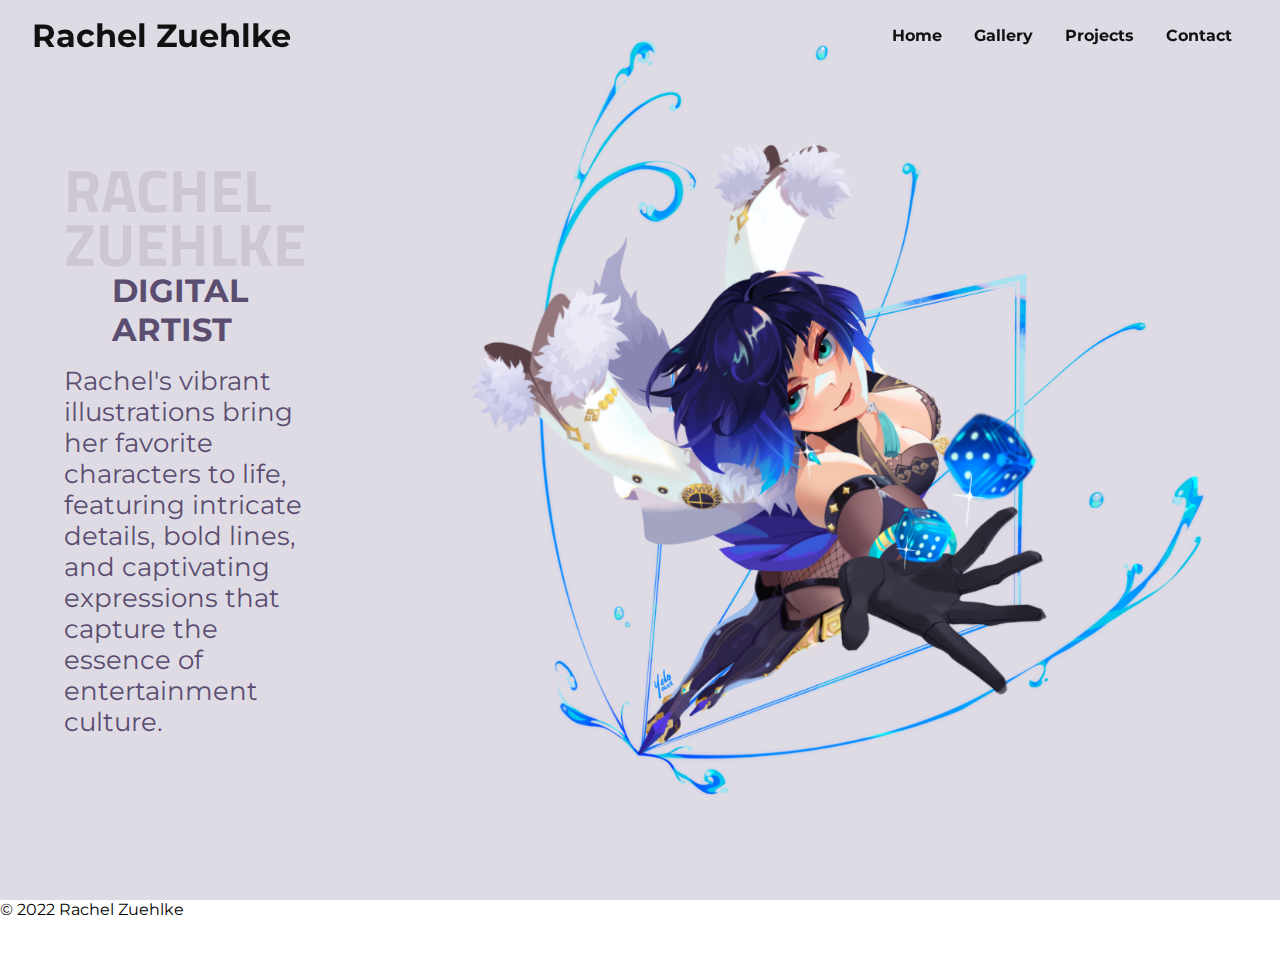
<file: index.html>
<!DOCTYPE html>
<html lang="en">

<head>
  <meta charset="UTF-8">
  <meta http-equiv="X-UA-Compatible" content="IE=edge">
  <meta name="viewport" content="width=device-width, initial-scale=1.0">
  <title>Rachel Zuehlke Art</title>
  <link rel="stylesheet" href="style2.css">
  <script src="main.js" defer></script>
</head>

<body>
  <header class="header">
    <a href="index.html" class="logo">Rachel Zuehlke</a>
    <div class="menu-btn">
      <div class="menu-btn_lines"></div>
    </div>
    <ul class="menu-items">
      <li><a href="index.html" class="menu-item">Home</a></li>
      <li><a href="gallery.html" class="menu-item">Gallery</a></li>
      <li><a href="projects.html" class="menu-item">Projects</a></li>
      <li><a href="contact.html" class="menu-item">Contact</a></li>
    </ul>
  </header>
  <section class="section hero-section">
    <div class="hero-col">
      <h1>Rachel Zuehlke</h1>
      <h2>Digital Artist</h2>
      <p class="summary_on_desktop">Rachel's vibrant illustrations bring her favorite characters to life, featuring intricate details, bold lines, and captivating expressions that capture the essence of entertainment culture. </p>
    </div>
    <div class="hero-col hero-img">
      <img src="img/A2Yelan.png" alt="cover picture">
    </div>
  </section>
  <footer>
    <p>&copy; 2022 Rachel Zuehlke</p>
  </footer>
</body>

</html>
</file>
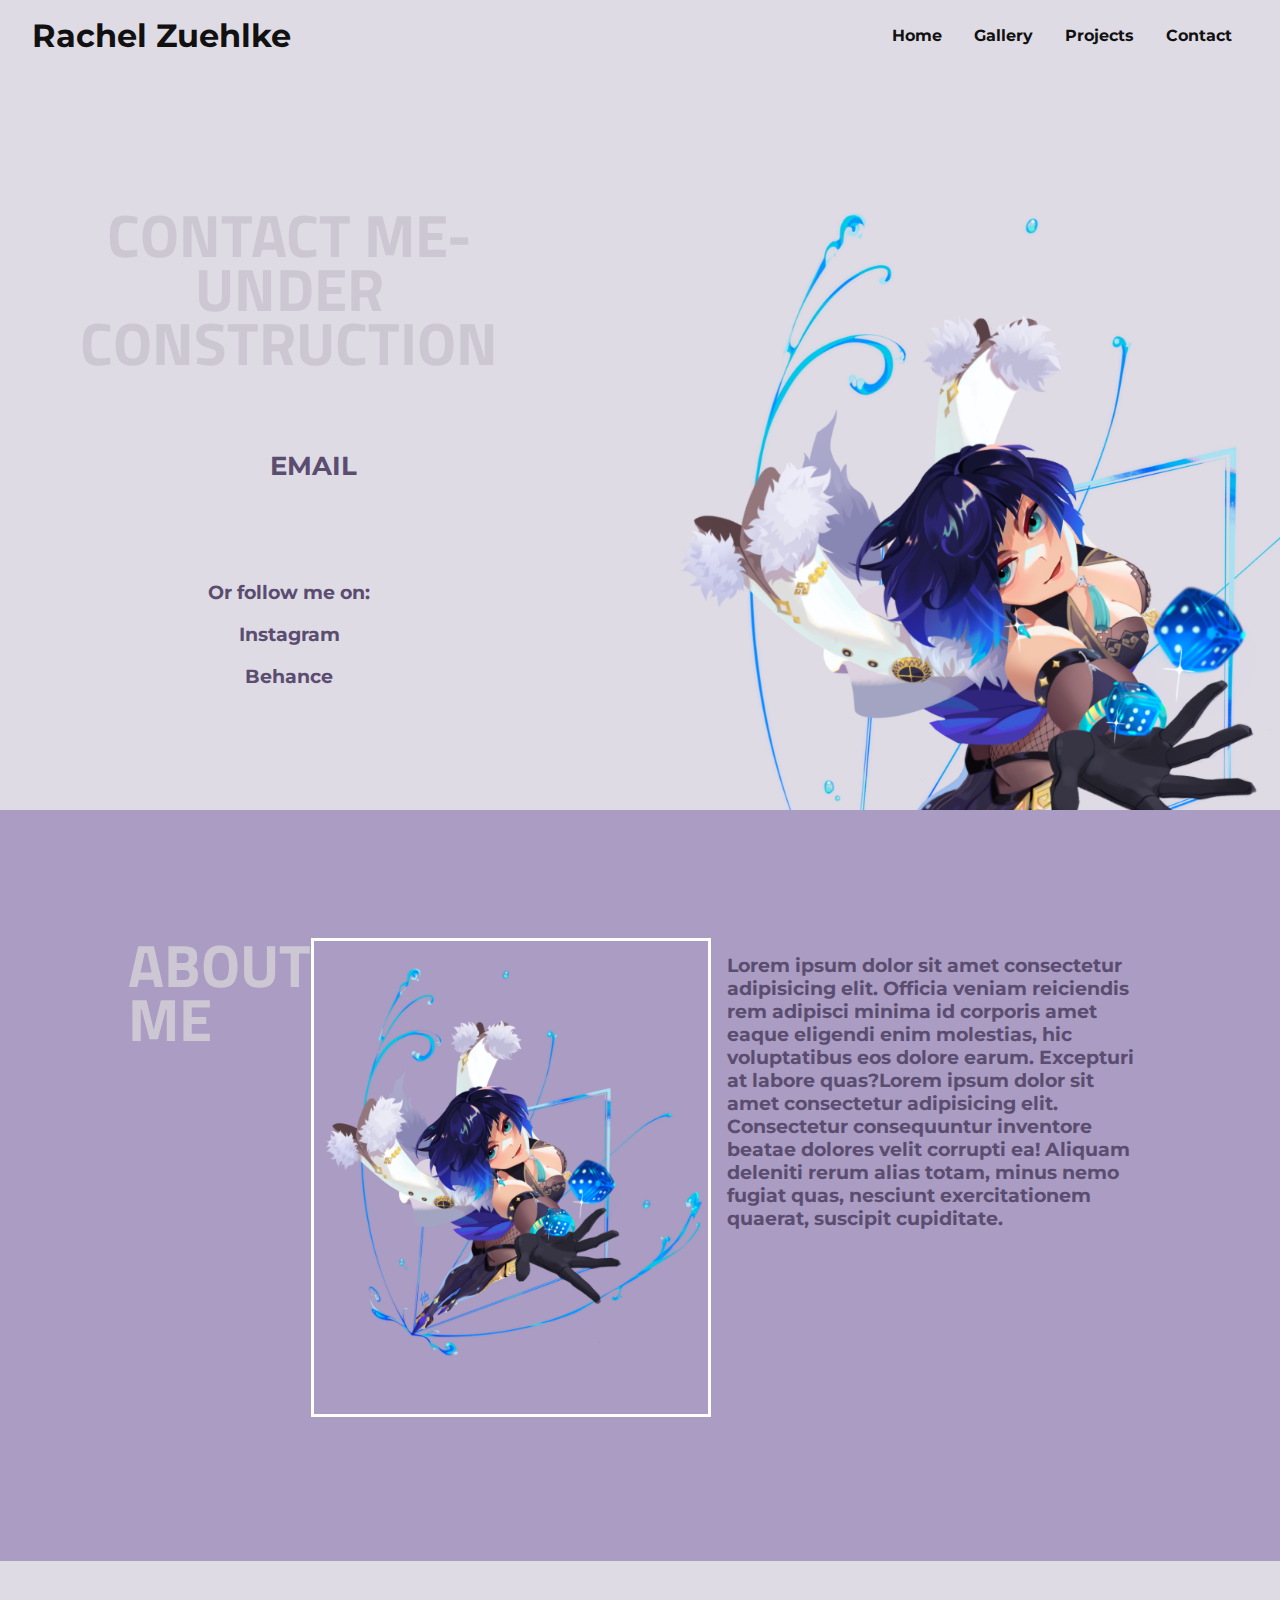
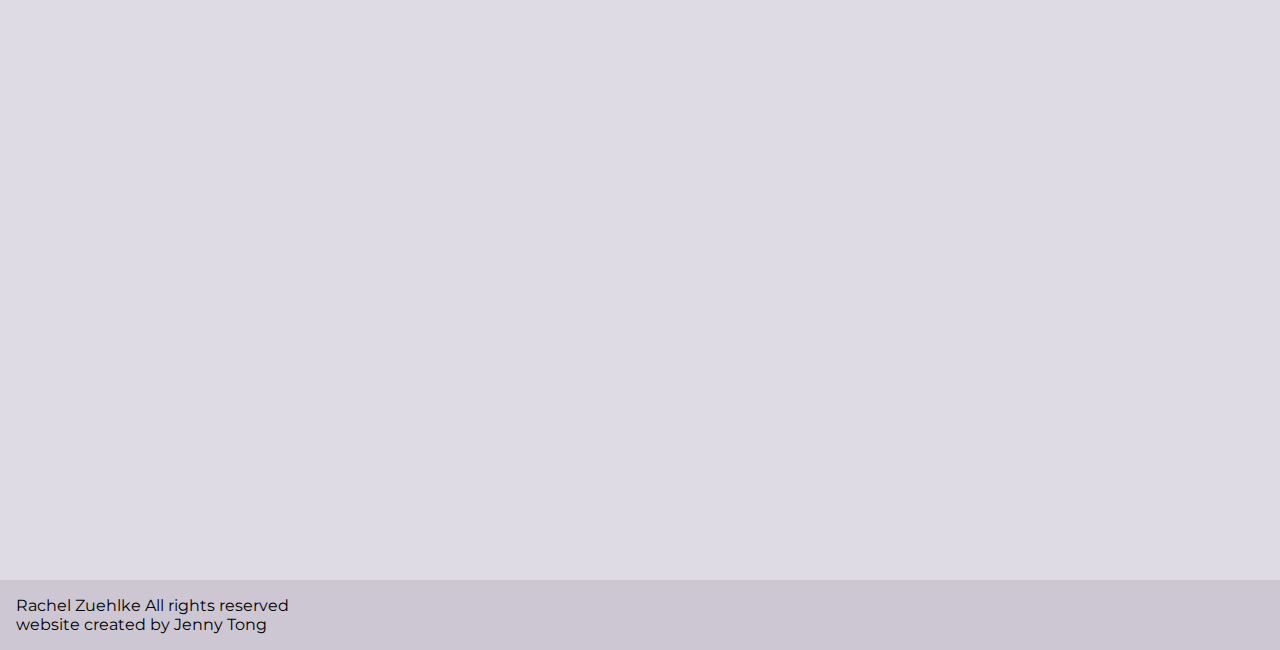
<file: contact.html>
<!DOCTYPE html>
<html lang="en">

<head>
  <meta charset="UTF-8">
  <meta http-equiv="X-UA-Compatible" content="IE=edge">
  <meta name="viewport" content="width=device-width, initial-scale=1.0">
  <title>Rachel Zuehlke Art</title>
  <link rel="stylesheet" href="contact.css">
  <script src="main.js" defer></script>
</head>

<body>
  <header class="header">
    <a href="#">Rachel Zuehlke</a>
    <div class="menu-btn">
      <div class="menu-btn_lines"></div>
    </div>
    <ul class="menu-items">
      <li><a href="index.html" class="menu-item">Home</a></li>
      <li><a href="gallery.html" class="menu-item">Gallery</a></li>
      <li><a href="projects.html" class="menu-item">Projects</a></li>
      <li><a href="#" class="menu-item">Contact</a></li>
    </ul>
  </header>
  <section class="section hero-section">
    <div class="hero-col">
      <h1>Contact Me-under construction</h1>
      <h2>Email</h2>
      <h3>Or follow me on:</h3><br>
      <h3>Instagram</h3><br>
      <h3>Behance</h3><br>
    </div>
    <div class="hero-col hero-img">
      <img src="img/A2Yelan.png" alt="cover picture">
    </div>
    
  </section>
  <section class="about-me">
    <h1>about me</h1>
    <img src="img/A2Yelan.png"  alt="">
  
      <h3>Lorem ipsum dolor sit amet consectetur adipisicing elit. Officia veniam reiciendis rem adipisci minima id corporis amet eaque eligendi enim molestias, hic voluptatibus eos dolore earum. Excepturi at labore quas?Lorem ipsum dolor sit amet consectetur adipisicing elit. Consectetur consequuntur inventore beatae dolores velit corrupti ea! Aliquam deleniti rerum alias totam, minus nemo fugiat quas, nesciunt exercitationem quaerat, suscipit cupiditate.</h3>
      
  </section>
  <footer>
    <ul>
      <li>Rachel Zuehlke All rights reserved</li>
      <li>website created by Jenny Tong</li>
    </ul>
    </footer>
</body>

</html>
</file>
<file: style2.css>
/*globals*/
@import url("https://fonts.googleapis.com/css2?family=Montserrat&family=Titillium+Web:wght@400;700&display=swap");

* {
  margin: 0;
  padding: 0;
  box-sizing: border-box;
}

body {
  font-family: "Montserrat", sans-serif;
}

/*header*/
.header {
  position: fixed;
  top: 0;
  left: 0;
  right: 0;
  display: flex;
  justify-content: space-between;
  padding: 1rem 2rem;
  z-index: 1;
}

.header a {
  text-decoration: none;
  color: #111;
  font-size: 2rem;
  font-weight: bolder;
}

.menu-items {
  list-style: none;
  display: flex;
  align-items: center;
}

.menu-items li a {
  font-size: 1rem;
  padding: 0.5em 1em;
  transition: background 0.3s ease-in-out, color 0.3s ease-in-out;
}

.menu-items li a:hover {
  background-color: #ccc7d3;
}

/*nav hamburger menu*/
.menu-btn {
  position: relative;
  display: none;
  justify-content: center;
  align-items: center;
  width: 1.5rem;
  height: 1.5rem;
  cursor: pointer;
  z-index: 1;
}

.menu-btn_lines,
.menu-btn_lines::before,
.menu-btn_lines::after {
  width: 1.5rem;
  height: 0.1rem;
  background-color: #111;
  transition: all 0.5s ease-in-out;
}

.menu-btn_lines::before,
.menu-btn_lines::after {
  content: " ";
  position: absolute;
}

.menu-btn_lines::before {
  transform: translateY(-0.5rem)
}

.menu-btn_lines::after {
  transform: translateY(0.5rem)
}

/*animation*/
.menu-btn.open .menu-btn_lines {
  transform: translateX(2rem);
  background-color: transparent;
}

.menu-btn.open .menu-btn_lines::before {
  transform: rotate(45deg) translate(-1.5rem, 1.5rem);
  background-color: #ffffff;
}

.menu-btn.open .menu-btn_lines::after {
  transform: rotate(-45deg) translate(-1.5rem, -1.5rem);
  background-color: #ffffff;
}

/*sections*/
.section {
  position: relative;
  height: 100vh;
  display: flex;
  align-items: center;
}

/*hero section*/
.hero-section {
  background-color: #dfdbe5;
}

.hero-col {
  padding: clamp(1rem, 5vw, 5rem);
  width: 100%;
  /*not sure about this code*max-width: 40%;*/
}

.section h1 {
  font-family: "Titillium Web", sans-serif;
  font-size: clamp(60px, 4vw, 200px);
  font-weight: 700;
  line-height: 6vh;
  color: #ccc7d3;
  text-transform: uppercase;
}

.section h2 {
  font-size: clamp(18px, 2.5vw, 60px);
  color: #5a4d70;
  padding-left: 3rem;
  text-transform: uppercase;
}

.section p {
  color: #5a4d70;
  padding-top: 1rem;
  font-size: clamp(15px, 2vw, 30px);
}

.hero-section img {
  width: clamp(400px, 60vw, 900px)
}

/*media query for table devices*/
@media (max-width:1023px) {
  .hero-col h1 {
    line-height: 5vh;
    font-size: 40px;
    padding-bottom: 10px;
    width: 20vw;
    text-align: center;
  }

  .hero-col h2 {}

  .hero-col p {
    margin-left: 5px;
    width: 100%;
  }
}


@media (max-width: 767px) {
  .hero-col h1 {
    position: absolute;
    top: 80%;
    left: 15%;
    width: 100%;
    text-align: left;
  

  }

  .hero-col h2 {
    position: absolute;
    top: 85%;
    right: 20%;
    width: 100%;
    text-align: right;

  }

  .hero-col p {
    display: none;
  }

  .hero-section img {
    position: absolute;
    left: 0;
    right: 0;
    top: 0;
    bottom: 0;
    margin: auto;
  }

  .menu-btn {
    display: flex;
  }

  .menu-items {
    flex-direction: column;
    justify-content: space-around;
    position: absolute;
    top: 0;
    right: 0;
    left: 0;
    height: 45vh;
    transform: translateX(100vw);
    background-color: #6b6379;
    transition: transform 0.3s ease-in-out;
  }

  .menu-items.open {
    transform: translateX(0);
  }

  .menu-items li {
    width: 100vw;
    height: 100%;
  }

  .menu-items li a {
    color: #ffffff;
    font-size: 3vh;
    display: flex;
    justify-content: center;
    align-items: center;
    width: 100%;
    height: 100%;
  }

  .menu-items li a:hover {
    color: #111111;
  }
}
</file>
<file: contact.css>
/*globals*/
@import url("https://fonts.googleapis.com/css2?family=Montserrat&family=Titillium+Web:wght@400;700&display=swap");

* {
  margin: 0;
  padding: 0;
  box-sizing: border-box;
}

body {
  font-family: "Montserrat", sans-serif;
  background-color: #dfdbe5;
}

/*header*/
.header {
  position: fixed;
  top: 0;
  left: 0;
  right: 0;
  display: flex;
  justify-content: space-between;
  padding: 1rem 2rem;
  z-index: 1;
  background-color: #dfdbe5;
}

.header a {
  text-decoration: none;
  color: #111;
  font-size: 2rem;
  font-weight: bolder;
}

.menu-items {
  list-style: none;
  display: flex;
  align-items: center;
}

.menu-items li a {
  font-size: 1rem;
  padding: 0.5em 1em;
  transition: background 0.3s ease-in-out, color 0.3s ease-in-out;
}

.menu-items li a:hover {
  background-color: #ccc7d3;
}

/*nav hamburger menu*/
.menu-btn {
  position: relative;
  display: none;
  justify-content: center;
  align-items: center;
  width: 1.5rem;
  height: 1.5rem;
  cursor: pointer;
  z-index: 1;
}

.menu-btn_lines,
.menu-btn_lines::before,
.menu-btn_lines::after {
  width: 1.5rem;
  height: 0.1rem;
  background-color: #111;
  transition: all 0.5s ease-in-out;
}

.menu-btn_lines::before,
.menu-btn_lines::after {
  content: " ";
  position: absolute;
}

.menu-btn_lines::before {
  transform: translateY(-0.5rem)
}

.menu-btn_lines::after {
  transform: translateY(0.5rem)
}

/*animation*/
.menu-btn.open .menu-btn_lines {
  transform: translateX(2rem);
  background-color: transparent;
}

.menu-btn.open .menu-btn_lines::before {
  transform: rotate(45deg) translate(-1.5rem, 1.5rem);
  background-color: #ffffff;
}

.menu-btn.open .menu-btn_lines::after {
  transform: rotate(-45deg) translate(-1.5rem, -1.5rem);
  background-color: #ffffff;
}

/*sections*/
.section {
  margin-top: 5rem;
  position: relative;
  height: 100vh;
  display: flex;
  align-content: flex-start;
}

/*hero section*/
.hero-section {
  background-color: #dfdbe5;
}

.hero-col {
  padding: clamp(1rem, 8vw, 5rem);
  width: 100%;
  text-align: center;
  /*not sure about this code*max-width: 40%;*/
}

.section h1 {
  font-family: "Titillium Web", sans-serif;
  font-size: clamp(60px, 2vw, 100px);
  font-weight: 700;
  line-height: 6vh;
  padding-top: 3rem;
  color: #ccc7d3;
  text-transform: uppercase;
}

.section h2 {
  font-size: clamp(18px, 2vw, 60px);
  color: #5a4d70;
  padding-top: 5rem;
  padding-bottom: 5rem;
  padding-left: 3rem;
  text-transform: uppercase;
  margin-bottom: 20px;
}

.section h3{
  color:  #5a4d70;
  
}
.section p {/*
  color: #5a4d70;
  padding-right: 1rem;*/
}

.hero-section img {
  width: clamp(400px, 60vw, 900px)
}

.about-me{
  width: 100%;
  background-color: #aa9cc2;
  padding: 8rem;
  position: absolute;
  top: 90%;
  display: flex;
  justify-content: space-between;
}
.about-me h1{
  font-family: "Titillium Web", sans-serif;
  font-size: clamp(60px, 4vw, 100px);
  font-weight: 700;
  line-height: 6vh;
  color: #ccc7d3;
  text-transform: uppercase;
  margin-bottom: 1rem;
}
.about-me img{
  width: clamp(200px, 40vw, 400px);
  margin:  auto;
  text-align: center;
  border: 3px solid #ffffff;
  margin-bottom: 1rem;
}
.about-me h3{
  color: #5a4d70;
  padding: 1rem;
}

footer{
  
  width: 100%;
  position: absolute;
  bottom: -150%;
  padding: 1rem;
  background-color: #ccc7d3;
  
  justify-content: space-evenly;
  
}

footer li{
  list-style: none;
}
/*media query for table devices*/
@media (max-width:1023px) {
  .hero-col h1 {
    line-height: 5vh;
    font-size: 40px;
    padding-bottom: 10px;
    width: 20vw;
    text-align: center;
  }

  .hero-col h2 {}

  .hero-col p {
    margin-left: 5px;
    width: 100%;
  }
}

@media (max-width: 767px) {
  .hero-col h1 {
    position: absolute;
    top: 80%;
    left: 15%;
    width: 100%;
    text-align: left;


  }

  .hero-col h2 {
    position: absolute;
    top: 85%;
    right: 20%;
    width: 100%;
    text-align: right;

  }

  .hero-col p {
    display: none;
  }

  .hero-section img {
    position: absolute;
    left: 0;
    right: 0;
    top: 0;
    bottom: 0;
    margin: auto;
  }

  .menu-btn {
    display: flex;
  }

  .menu-items {
    flex-direction: column;
    justify-content: space-around;
    position: absolute;
    top: 0;
    right: 0;
    left: 0;
    height: 45vh;
    transform: translateX(100vw);
    background-color: #6b6379;
    transition: transform 0.3s ease-in-out;
  }

  .menu-items.open {
    transform: translateX(0);
  }

  .menu-items li {
    width: 100vw;
    height: 100%;
  }

  .menu-items li a {
    color: #ffffff;
    font-size: 3vh;
    display: flex;
    justify-content: center;
    align-items: center;
    width: 100%;
    height: 100%;
  }

  .menu-items li a:hover {
    color: #111111;
  }
}
</file>
